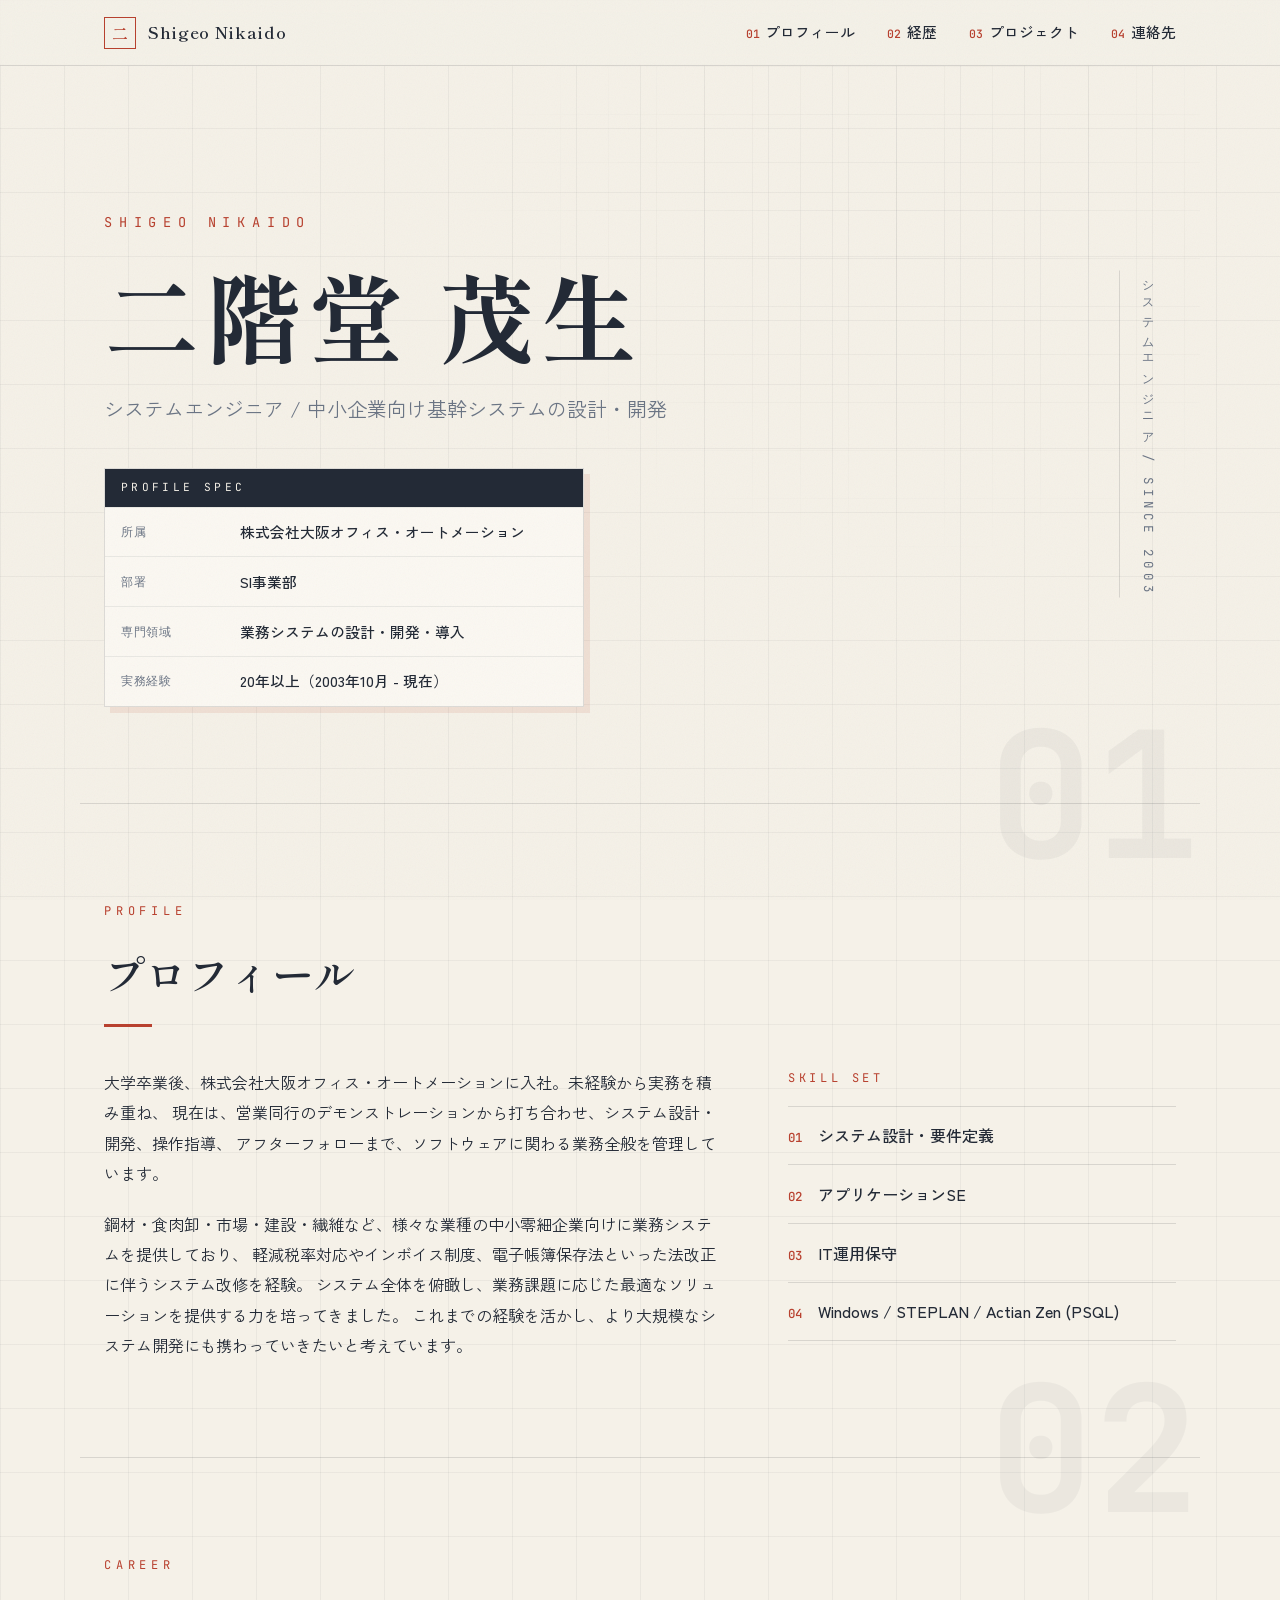
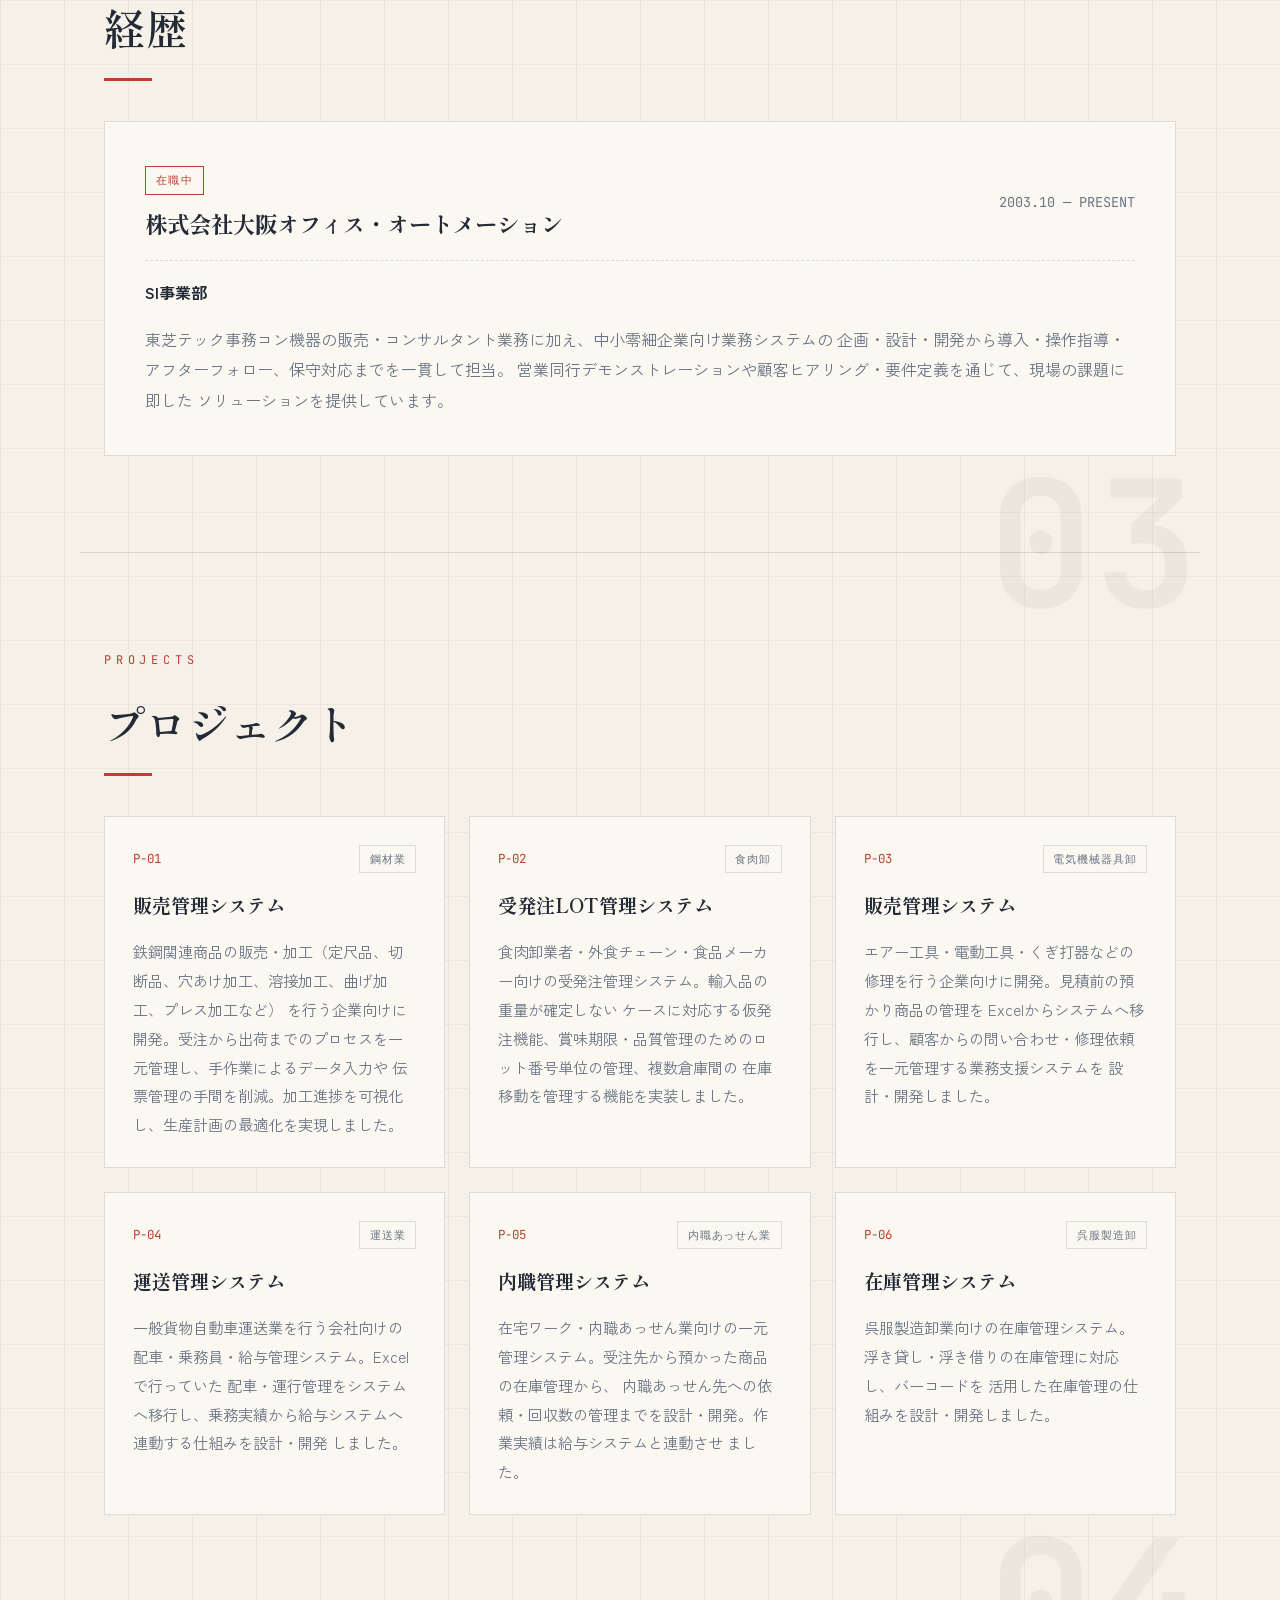
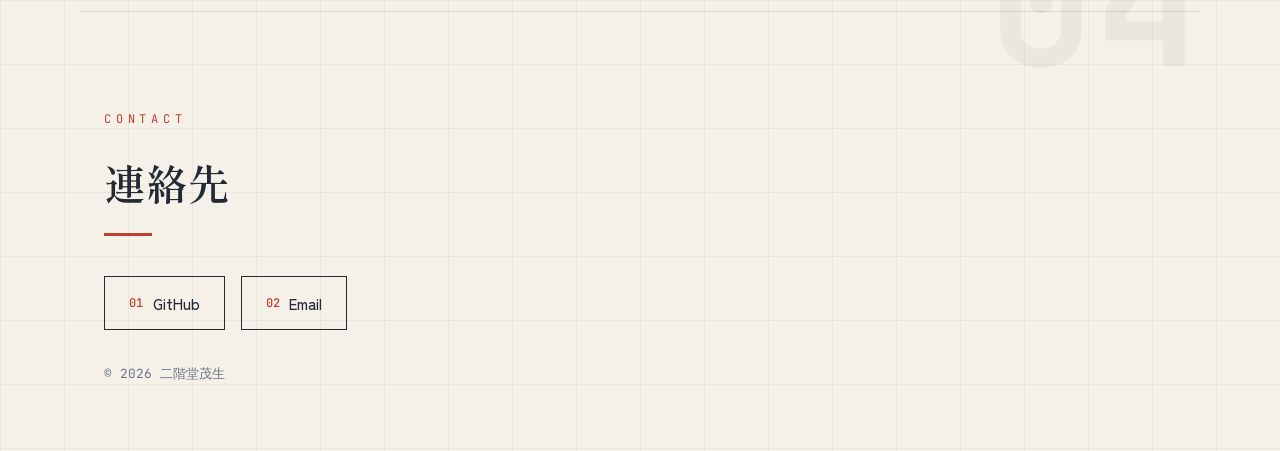
<file: index.html>
<!DOCTYPE html>
<html lang="ja">
<head>
  <meta charset="UTF-8">
  <meta name="viewport" content="width=device-width, initial-scale=1.0">
  <title>二階堂茂生 - Portfolio</title>
  <meta name="description" content="二階堂茂生のポートフォリオ。中小企業向け基幹システムの設計・開発に従事するシステムエンジニアの経歴とプロジェクト実績">
  <link rel="preconnect" href="https://fonts.googleapis.com">
  <link rel="preconnect" href="https://fonts.gstatic.com" crossorigin>
  <link href="https://fonts.googleapis.com/css2?family=Shippori+Mincho:wght@400;500;600;800&family=Zen+Kaku+Gothic+New:wght@400;500;700;900&family=JetBrains+Mono:wght@400;500;600&display=swap" rel="stylesheet">
  <link rel="stylesheet" href="css/style.css">
</head>
<body>
  <div class="grain" aria-hidden="true"></div>

  <header class="site-header">
    <nav class="nav">
      <a class="nav__brand" href="#top">
        <span class="nav__brand-mark" aria-hidden="true">二</span>
        <span class="nav__brand-text">Shigeo Nikaido</span>
      </a>
      <ul class="nav__links">
        <li><a href="#about"><span class="nav__index">01</span>プロフィール</a></li>
        <li><a href="#experience"><span class="nav__index">02</span>経歴</a></li>
        <li><a href="#projects"><span class="nav__index">03</span>プロジェクト</a></li>
        <li><a href="#contact"><span class="nav__index">04</span>連絡先</a></li>
      </ul>
    </nav>
  </header>

  <main>
    <section class="hero" id="top">
      <div class="hero__grid" aria-hidden="true"></div>
      <span class="hero__vertical-label" aria-hidden="true">システムエンジニア / SINCE 2003</span>

      <div class="hero__content">
        <p class="hero__kicker reveal" style="--delay:0">SHIGEO NIKAIDO</p>
        <h1 class="hero__name reveal" style="--delay:1">二階堂&nbsp;茂生</h1>
        <p class="hero__tagline reveal" style="--delay:2">システムエンジニア / 中小企業向け基幹システムの設計・開発</p>

        <dl class="spec-sheet reveal" style="--delay:3">
          <div class="spec-sheet__title">PROFILE SPEC</div>
          <div class="spec-sheet__row">
            <dt>所属</dt>
            <dd>株式会社大阪オフィス・オートメーション</dd>
          </div>
          <div class="spec-sheet__row">
            <dt>部署</dt>
            <dd>SI事業部</dd>
          </div>
          <div class="spec-sheet__row">
            <dt>専門領域</dt>
            <dd>業務システムの設計・開発・導入</dd>
          </div>
          <div class="spec-sheet__row">
            <dt>実務経験</dt>
            <dd>20年以上（2003年10月 - 現在）</dd>
          </div>
        </dl>
      </div>

      <!-- div class="hanko" aria-hidden="true">
        <span>確<br>認<br>済</span>
      </div -->
      
    </section>

    <section id="about">
      <span class="section-number" aria-hidden="true">01</span>
      <div class="section-head reveal">
        <p class="section-head__kicker">Profile</p>
        <h2>プロフィール</h2>
      </div>

      <div class="about-grid">
        <div class="about-text reveal" style="--delay:1">
          <p>
            大学卒業後、株式会社大阪オフィス・オートメーションに入社。未経験から実務を積み重ね、
            現在は、営業同行のデモンストレーションから打ち合わせ、システム設計・開発、操作指導、
            アフターフォローまで、ソフトウェアに関わる業務全般を管理しています。
          </p>
          <p>
            鋼材・食肉卸・市場・建設・繊維など、様々な業種の中小零細企業向けに業務システムを提供しており、
            軽減税率対応やインボイス制度、電子帳簿保存法といった法改正に伴うシステム改修を経験。
            システム全体を俯瞰し、業務課題に応じた最適なソリューションを提供する力を培ってきました。
            これまでの経験を活かし、より大規模なシステム開発にも携わっていきたいと考えています。
          </p>
        </div>

        <div class="about-skills reveal" style="--delay:2">
          <p class="about-skills__label">Skill Set</p>
          <ul class="skills">
            <li><span class="skills__index">01</span>システム設計・要件定義</li>
            <li><span class="skills__index">02</span>アプリケーションSE</li>
            <li><span class="skills__index">03</span>IT運用保守</li>
            <li><span class="skills__index">04</span>Windows / STEPLAN / Actian Zen (PSQL)</li>
          </ul>
        </div>
      </div>
    </section>

    <section id="experience">
      <span class="section-number" aria-hidden="true">02</span>
      <div class="section-head reveal">
        <p class="section-head__kicker">Career</p>
        <h2>経歴</h2>
      </div>

      <div class="experience-item reveal" style="--delay:1">
        <div class="experience-item__header">
          <div>
            <span class="experience-item__tag">在職中</span>
            <h3>株式会社大阪オフィス・オートメーション</h3>
          </div>
          <span class="experience-item__period">2003.10 — PRESENT</span>
        </div>
        <p class="experience-item__role">SI事業部</p>
        <p>
          東芝テック事務コン機器の販売・コンサルタント業務に加え、中小零細企業向け業務システムの
          企画・設計・開発から導入・操作指導・アフターフォロー、保守対応までを一貫して担当。
          営業同行デモンストレーションや顧客ヒアリング・要件定義を通じて、現場の課題に即した
          ソリューションを提供しています。
        </p>
      </div>
    </section>

    <section id="projects">
      <span class="section-number" aria-hidden="true">03</span>
      <div class="section-head reveal">
        <p class="section-head__kicker">Projects</p>
        <h2>プロジェクト</h2>
      </div>

      <div class="projects-grid">
        <article class="project-card reveal" style="--delay:1">
          <span class="project-card__corner project-card__corner--tl" aria-hidden="true"></span>
          <span class="project-card__corner project-card__corner--tr" aria-hidden="true"></span>
          <span class="project-card__corner project-card__corner--bl" aria-hidden="true"></span>
          <span class="project-card__corner project-card__corner--br" aria-hidden="true"></span>
          <div class="project-card__head">
            <span class="project-card__index">P-01</span>
            <span class="project-card__tag">鋼材業</span>
          </div>
          <h3>販売管理システム</h3>
          <p>
            鉄鋼関連商品の販売・加工（定尺品、切断品、穴あけ加工、溶接加工、曲げ加工、プレス加工など）
            を行う企業向けに開発。受注から出荷までのプロセスを一元管理し、手作業によるデータ入力や
            伝票管理の手間を削減。加工進捗を可視化し、生産計画の最適化を実現しました。
          </p>
        </article>

        <article class="project-card reveal" style="--delay:2">
          <span class="project-card__corner project-card__corner--tl" aria-hidden="true"></span>
          <span class="project-card__corner project-card__corner--tr" aria-hidden="true"></span>
          <span class="project-card__corner project-card__corner--bl" aria-hidden="true"></span>
          <span class="project-card__corner project-card__corner--br" aria-hidden="true"></span>
          <div class="project-card__head">
            <span class="project-card__index">P-02</span>
            <span class="project-card__tag">食肉卸</span>
          </div>
          <h3>受発注LOT管理システム</h3>
          <p>
            食肉卸業者・外食チェーン・食品メーカー向けの受発注管理システム。輸入品の重量が確定しない
            ケースに対応する仮発注機能、賞味期限・品質管理のためのロット番号単位の管理、複数倉庫間の
            在庫移動を管理する機能を実装しました。
          </p>
        </article>

        <article class="project-card reveal" style="--delay:3">
          <span class="project-card__corner project-card__corner--tl" aria-hidden="true"></span>
          <span class="project-card__corner project-card__corner--tr" aria-hidden="true"></span>
          <span class="project-card__corner project-card__corner--bl" aria-hidden="true"></span>
          <span class="project-card__corner project-card__corner--br" aria-hidden="true"></span>
          <div class="project-card__head">
            <span class="project-card__index">P-03</span>
            <span class="project-card__tag">電気機械器具卸</span>
          </div>
          <h3>販売管理システム</h3>
          <p>
            エアー工具・電動工具・くぎ打器などの修理を行う企業向けに開発。見積前の預かり商品の管理を
            Excelからシステムへ移行し、顧客からの問い合わせ・修理依頼を一元管理する業務支援システムを
            設計・開発しました。
          </p>
        </article>

        <article class="project-card reveal" style="--delay:4">
          <span class="project-card__corner project-card__corner--tl" aria-hidden="true"></span>
          <span class="project-card__corner project-card__corner--tr" aria-hidden="true"></span>
          <span class="project-card__corner project-card__corner--bl" aria-hidden="true"></span>
          <span class="project-card__corner project-card__corner--br" aria-hidden="true"></span>
          <div class="project-card__head">
            <span class="project-card__index">P-04</span>
            <span class="project-card__tag">運送業</span>
          </div>
          <h3>運送管理システム</h3>
          <p>
            一般貨物自動車運送業を行う会社向けの配車・乗務員・給与管理システム。Excelで行っていた
            配車・運行管理をシステムへ移行し、乗務実績から給与システムへ連動する仕組みを設計・開発
            しました。
          </p>
        </article>

        <article class="project-card reveal" style="--delay:5">
          <span class="project-card__corner project-card__corner--tl" aria-hidden="true"></span>
          <span class="project-card__corner project-card__corner--tr" aria-hidden="true"></span>
          <span class="project-card__corner project-card__corner--bl" aria-hidden="true"></span>
          <span class="project-card__corner project-card__corner--br" aria-hidden="true"></span>
          <div class="project-card__head">
            <span class="project-card__index">P-05</span>
            <span class="project-card__tag">内職あっせん業</span>
          </div>
          <h3>内職管理システム</h3>
          <p>
            在宅ワーク・内職あっせん業向けの一元管理システム。受注先から預かった商品の在庫管理から、
            内職あっせん先への依頼・回収数の管理までを設計・開発。作業実績は給与システムと連動させ
            ました。
          </p>
        </article>

        <article class="project-card reveal" style="--delay:6">
          <span class="project-card__corner project-card__corner--tl" aria-hidden="true"></span>
          <span class="project-card__corner project-card__corner--tr" aria-hidden="true"></span>
          <span class="project-card__corner project-card__corner--bl" aria-hidden="true"></span>
          <span class="project-card__corner project-card__corner--br" aria-hidden="true"></span>
          <div class="project-card__head">
            <span class="project-card__index">P-06</span>
            <span class="project-card__tag">呉服製造卸</span>
          </div>
          <h3>在庫管理システム</h3>
          <p>
            呉服製造卸業向けの在庫管理システム。浮き貸し・浮き借りの在庫管理に対応し、バーコードを
            活用した在庫管理の仕組みを設計・開発しました。
          </p>
        </article>
      </div>
    </section>
  </main>

  <footer id="contact">
    <span class="section-number" aria-hidden="true">04</span>
    <div class="section-head reveal">
      <p class="section-head__kicker">Contact</p>
      <h2>連絡先</h2>
    </div>

    <div class="footer__content reveal" style="--delay:1">
      <div class="footer__links">
        <a class="footer__link" href="https://github.com/s-nikaido" target="_blank" rel="noopener">
          <span class="footer__link-index">01</span>GitHub
        </a>
        <a class="footer__link" href="mailto:nikaido1978@gmail.com">
          <span class="footer__link-index">02</span>Email
        </a>
      </div>
      <p class="footer__copy">
        <span>&copy; 2026 二階堂茂生</span>
        <!--span class="footer__stamp" aria-hidden="true">了</span-->
      </p>
    </div>
  </footer>

  <script src="js/main.js"></script>
</body>
</html>
</file>
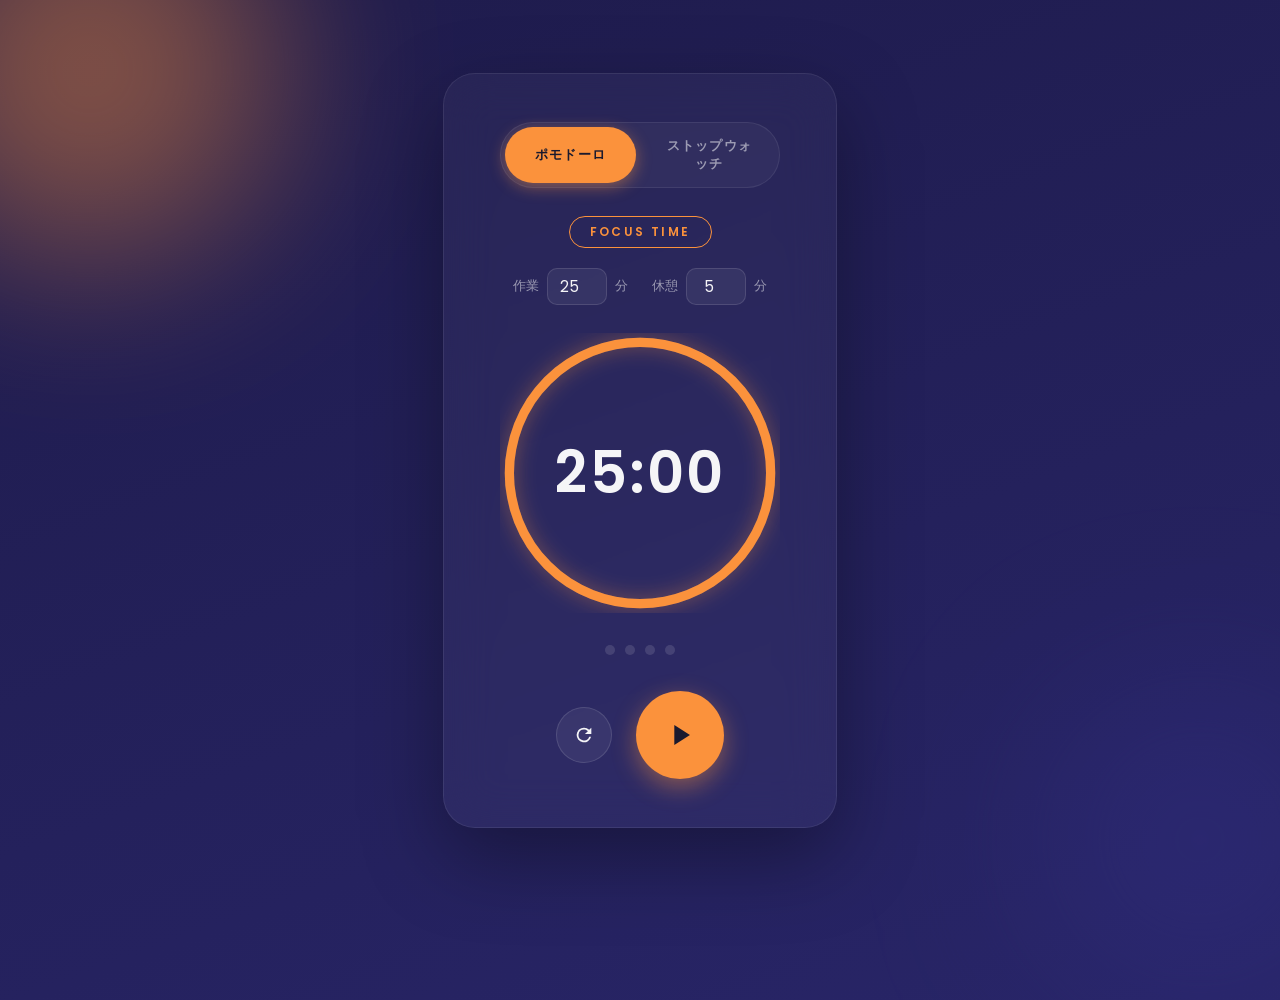
<file: pomodoro.html>
<!DOCTYPE html>
<html lang="ja">
<head>
<meta charset="UTF-8">
<meta name="viewport" content="width=device-width, initial-scale=1.0">
<title>ポモドーロタイマー</title>
<link rel="preconnect" href="https://fonts.googleapis.com">
<link rel="preconnect" href="https://fonts.gstatic.com" crossorigin>
<link href="https://fonts.googleapis.com/css2?family=Poppins:wght@300;500;600;700&display=swap" rel="stylesheet">
<style>
  :root {
    --accent: #fb923c;
    --accent-glow: rgba(251, 146, 60, 0.45);
    --bg-a: #1e1b4b;
    --bg-b: #312e81;
    --text-main: #f5f5f7;
    --text-sub: rgba(245, 245, 247, 0.55);
  }

  body.break-mode {
    --accent: #34d399;
    --accent-glow: rgba(52, 211, 153, 0.45);
    --bg-a: #022c22;
    --bg-b: #064e3b;
  }

  body.stopwatch-mode {
    --accent: #38bdf8;
    --accent-glow: rgba(56, 189, 248, 0.45);
    --bg-a: #0c1a2e;
    --bg-b: #1e3a5f;
  }

  * {
    margin: 0;
    padding: 0;
    box-sizing: border-box;
  }

  body {
    min-height: 100vh;
    display: flex;
    align-items: center;
    justify-content: center;
    font-family: 'Poppins', 'Hiragino Kaku Gothic ProN', 'Hiragino Sans', Meiryo, sans-serif;
    color: var(--text-main);
    background: linear-gradient(160deg, var(--bg-a), var(--bg-b));
    background-size: 200% 200%;
    animation: bg-shift 18s ease-in-out infinite alternate;
    transition: background 1.2s ease;
    position: relative;
    overflow: hidden;
  }

  @keyframes bg-shift {
    0%   { background-position: 0% 0%; }
    100% { background-position: 100% 100%; }
  }

  .orb {
    position: absolute;
    border-radius: 50%;
    filter: blur(90px);
    opacity: 0.45;
    pointer-events: none;
    transition: background 1.2s ease;
  }

  .orb-1 {
    width: 380px;
    height: 380px;
    background: var(--accent);
    top: -120px;
    left: -100px;
    animation: float1 22s ease-in-out infinite alternate;
  }

  .orb-2 {
    width: 320px;
    height: 320px;
    background: var(--bg-b);
    bottom: -100px;
    right: -80px;
    animation: float2 26s ease-in-out infinite alternate;
  }

  @keyframes float1 {
    from { transform: translate(0, 0) scale(1); }
    to   { transform: translate(60px, 40px) scale(1.15); }
  }

  @keyframes float2 {
    from { transform: translate(0, 0) scale(1); }
    to   { transform: translate(-50px, -30px) scale(1.1); }
  }

  .card {
    position: relative;
    z-index: 1;
    background: rgba(255, 255, 255, 0.04);
    border: 1px solid rgba(255, 255, 255, 0.08);
    border-radius: 32px;
    padding: 48px 56px;
    text-align: center;
    backdrop-filter: blur(24px);
    box-shadow: 0 30px 80px rgba(0, 0, 0, 0.35);
  }

  .mode-badge {
    display: inline-block;
    padding: 6px 20px;
    border-radius: 999px;
    font-size: 0.75rem;
    font-weight: 600;
    letter-spacing: 0.2em;
    text-transform: uppercase;
    color: var(--accent);
    border: 1px solid var(--accent);
    margin-bottom: 20px;
    transition: color 1s ease, border-color 1s ease;
  }

  .tabs {
    display: flex;
    justify-content: center;
    gap: 8px;
    margin-bottom: 28px;
    padding: 4px;
    background: rgba(255, 255, 255, 0.04);
    border: 1px solid rgba(255, 255, 255, 0.08);
    border-radius: 999px;
  }

  .tab-btn {
    flex: 1;
    border: none;
    background: transparent;
    color: var(--text-sub);
    font-family: inherit;
    font-size: 0.8rem;
    font-weight: 600;
    letter-spacing: 0.08em;
    padding: 10px 18px;
    border-radius: 999px;
    cursor: pointer;
    transition: background 0.3s ease, color 0.3s ease, box-shadow 0.3s ease;
  }

  .tab-btn:hover {
    color: var(--text-main);
  }

  .tab-btn.active {
    background: var(--accent);
    color: #1a1a2e;
    box-shadow: 0 4px 16px var(--accent-glow);
  }

  .view {
    animation: view-fade 0.35s ease;
  }

  @keyframes view-fade {
    from { opacity: 0; transform: translateY(6px); }
    to   { opacity: 1; transform: translateY(0); }
  }

  .settings {
    display: flex;
    justify-content: center;
    gap: 24px;
    margin-bottom: 28px;
  }

  .setting {
    display: flex;
    align-items: center;
    gap: 8px;
    font-size: 0.8rem;
    color: var(--text-sub);
  }

  .setting input {
    width: 60px;
    padding: 6px 8px;
    border-radius: 10px;
    border: 1px solid rgba(255, 255, 255, 0.12);
    background: rgba(255, 255, 255, 0.06);
    color: var(--text-main);
    font-family: inherit;
    font-size: 0.95rem;
    font-variant-numeric: tabular-nums;
    text-align: center;
    transition: border-color 0.3s ease, opacity 0.3s ease;
  }

  .setting input:focus {
    outline: none;
    border-color: var(--accent);
  }

  .setting input:disabled {
    opacity: 0.4;
    cursor: not-allowed;
  }

  .ring-wrap {
    position: relative;
    width: 280px;
    height: 280px;
    margin: 0 auto 32px;
  }

  .ring {
    width: 100%;
    height: 100%;
    transform: rotate(-90deg);
  }

  .ring-track {
    fill: none;
    stroke: rgba(255, 255, 255, 0.08);
    stroke-width: 10;
  }

  .ring-progress {
    fill: none;
    stroke: var(--accent);
    stroke-width: 10;
    stroke-linecap: round;
    transition: stroke-dashoffset 1s linear, stroke 1s ease;
    filter: drop-shadow(0 0 10px var(--accent-glow));
  }

  @keyframes pulse-glow {
    0%, 100% { filter: drop-shadow(0 0 10px var(--accent-glow)); }
    50%      { filter: drop-shadow(0 0 22px var(--accent-glow)); }
  }

  .ring-wrap.is-running .ring-progress {
    animation: pulse-glow 2.6s ease-in-out infinite;
  }

  .time-display {
    position: absolute;
    inset: 0;
    display: flex;
    align-items: center;
    justify-content: center;
    font-size: 3.6rem;
    font-weight: 600;
    letter-spacing: 0.04em;
    font-variant-numeric: tabular-nums;
  }

  .time-display--compact {
    font-size: 3rem;
    letter-spacing: 0.02em;
  }

  .laps {
    max-height: 132px;
    overflow-y: auto;
    margin-bottom: 28px;
    border-radius: 14px;
  }

  .laps:empty {
    display: none;
  }

  .lap-item {
    display: flex;
    justify-content: space-between;
    gap: 16px;
    padding: 10px 16px;
    font-size: 0.8rem;
    font-variant-numeric: tabular-nums;
    color: var(--text-sub);
    border-bottom: 1px solid rgba(255, 255, 255, 0.06);
  }

  .lap-item:first-child {
    color: var(--text-main);
  }

  .lap-item:last-child {
    border-bottom: none;
  }

  .lap-item .lap-number {
    font-weight: 600;
    color: var(--accent);
  }

  .session-dots {
    display: flex;
    justify-content: center;
    gap: 10px;
    margin-bottom: 36px;
  }

  .session-dots .dot {
    width: 10px;
    height: 10px;
    border-radius: 50%;
    background: rgba(255, 255, 255, 0.12);
    transition: background 0.4s ease, box-shadow 0.4s ease;
  }

  .session-dots .dot.filled {
    background: var(--accent);
    box-shadow: 0 0 10px var(--accent-glow);
  }

  .controls {
    display: flex;
    align-items: center;
    justify-content: center;
    gap: 24px;
  }

  .btn {
    border: none;
    border-radius: 50%;
    display: flex;
    align-items: center;
    justify-content: center;
    cursor: pointer;
    transition: transform 0.15s ease, background 0.3s ease, box-shadow 0.3s ease, color 1s ease;
  }

  .btn:active {
    transform: scale(0.92);
  }

  .btn-primary {
    width: 88px;
    height: 88px;
    background: var(--accent);
    color: #1a1a2e;
    box-shadow: 0 8px 24px var(--accent-glow);
  }

  .btn-primary:hover {
    transform: scale(1.05);
  }

  .btn-primary svg {
    width: 34px;
    height: 34px;
  }

  .btn-primary svg.icon-hidden {
    display: none;
  }

  .btn-ghost {
    width: 56px;
    height: 56px;
    background: rgba(255, 255, 255, 0.06);
    border: 1px solid rgba(255, 255, 255, 0.12);
    color: var(--text-main);
  }

  .btn-ghost:hover {
    background: rgba(255, 255, 255, 0.12);
  }

  .btn-ghost:disabled {
    opacity: 0.3;
    cursor: not-allowed;
  }

  .btn-ghost:disabled:hover {
    background: rgba(255, 255, 255, 0.06);
  }

  .btn-ghost svg {
    width: 22px;
    height: 22px;
  }

  @media (max-width: 480px) {
    .card {
      padding: 36px 28px;
    }
    .ring-wrap {
      width: 220px;
      height: 220px;
    }
    .time-display {
      font-size: 2.8rem;
    }
    .time-display--compact {
      font-size: 2.4rem;
    }
    .tab-btn {
      font-size: 0.72rem;
      padding: 10px 12px;
    }
  }
</style>
</head>
<body>
  <div class="orb orb-1"></div>
  <div class="orb orb-2"></div>

  <main class="card">
    <div class="tabs" role="tablist">
      <button class="tab-btn active" id="tabPomodoroBtn" data-view="pomodoro" role="tab" aria-selected="true">ポモドーロ</button>
      <button class="tab-btn" id="tabStopwatchBtn" data-view="stopwatch" role="tab" aria-selected="false">ストップウォッチ</button>
    </div>

    <section class="view" id="pomodoroView">
      <p class="mode-badge" id="modeLabel">Focus Time</p>

      <div class="settings">
        <label class="setting">
          作業
          <input type="number" id="focusInput" min="1" max="180" step="1" value="25" inputmode="numeric">
          分
        </label>
        <label class="setting">
          休憩
          <input type="number" id="breakInput" min="1" max="60" step="1" value="5" inputmode="numeric">
          分
        </label>
      </div>

      <div class="ring-wrap" id="ringWrap">
        <svg class="ring" viewBox="0 0 300 300">
          <circle class="ring-track" cx="150" cy="150" r="140"></circle>
          <circle class="ring-progress" id="ringProgress" cx="150" cy="150" r="140"></circle>
        </svg>
        <div class="time-display" id="timeDisplay">25:00</div>
      </div>

      <div class="session-dots" id="sessionDots"></div>

      <div class="controls">
        <button class="btn btn-ghost" id="resetBtn" aria-label="リセット" title="リセット">
          <svg viewBox="0 0 24 24" fill="currentColor">
            <path d="M17.65 6.35A7.95 7.95 0 0 0 12 4a8 8 0 1 0 7.74 10h-2.08A6 6 0 1 1 12 6c1.66 0 3.14.69 4.22 1.78L13 11h7V4z"/>
          </svg>
        </button>

        <button class="btn btn-primary" id="toggleBtn" aria-label="開始" title="開始">
          <svg id="iconPlay" viewBox="0 0 24 24" fill="currentColor">
            <path d="M8 5v14l11-7z"/>
          </svg>
          <svg id="iconPause" viewBox="0 0 24 24" fill="currentColor" class="icon-hidden">
            <path d="M6 5h4v14H6zM14 5h4v14h-4z"/>
          </svg>
        </button>
      </div>
    </section>

    <section class="view" id="stopwatchView" hidden>
      <p class="mode-badge">Stopwatch</p>

      <div class="ring-wrap" id="swRingWrap">
        <svg class="ring" viewBox="0 0 300 300">
          <circle class="ring-track" cx="150" cy="150" r="140"></circle>
          <circle class="ring-progress" id="swRingProgress" cx="150" cy="150" r="140"></circle>
        </svg>
        <div class="time-display time-display--compact" id="swTimeDisplay">00:00.00</div>
      </div>

      <div class="laps" id="swLaps"></div>

      <div class="controls">
        <button class="btn btn-ghost" id="swResetBtn" aria-label="リセット" title="リセット">
          <svg viewBox="0 0 24 24" fill="currentColor">
            <path d="M17.65 6.35A7.95 7.95 0 0 0 12 4a8 8 0 1 0 7.74 10h-2.08A6 6 0 1 1 12 6c1.66 0 3.14.69 4.22 1.78L13 11h7V4z"/>
          </svg>
        </button>

        <button class="btn btn-primary" id="swToggleBtn" aria-label="開始" title="開始">
          <svg id="swIconPlay" viewBox="0 0 24 24" fill="currentColor">
            <path d="M8 5v14l11-7z"/>
          </svg>
          <svg id="swIconPause" viewBox="0 0 24 24" fill="currentColor" class="icon-hidden">
            <path d="M6 5h4v14H6zM14 5h4v14h-4z"/>
          </svg>
        </button>

        <button class="btn btn-ghost" id="swLapBtn" aria-label="ラップ" title="ラップ" disabled>
          <svg viewBox="0 0 24 24" fill="currentColor">
            <path d="M14 6l-1-2H5v17h2v-7h5l1 2h7V6z"/>
          </svg>
        </button>
      </div>
    </section>
  </main>

<script>
  let FOCUS_DURATION = 25 * 60;
  let BREAK_DURATION = 5 * 60;
  const MAX_SESSIONS = 4;
  const RADIUS = 140;
  const CIRCUMFERENCE = 2 * Math.PI * RADIUS;

  let totalDuration = FOCUS_DURATION;
  let remainingSeconds = FOCUS_DURATION;
  let isBreak = false;
  let isRunning = false;
  let timerId = null;
  let completedSessions = 0;

  const timeDisplay = document.getElementById('timeDisplay');
  const modeLabel = document.getElementById('modeLabel');
  const ringWrap = document.getElementById('ringWrap');
  const ringProgress = document.getElementById('ringProgress');
  const sessionDots = document.getElementById('sessionDots');
  const toggleBtn = document.getElementById('toggleBtn');
  const resetBtn = document.getElementById('resetBtn');
  const iconPlay = document.getElementById('iconPlay');
  const iconPause = document.getElementById('iconPause');
  const focusInput = document.getElementById('focusInput');
  const breakInput = document.getElementById('breakInput');

  let activeView = 'pomodoro';
  const tabBtns = document.querySelectorAll('.tab-btn');
  const pomodoroView = document.getElementById('pomodoroView');
  const stopwatchView = document.getElementById('stopwatchView');

  ringProgress.style.strokeDasharray = `${CIRCUMFERENCE}`;

  function formatTime(totalSeconds) {
    const minutes = Math.floor(totalSeconds / 60);
    const seconds = totalSeconds % 60;
    return `${String(minutes).padStart(2, '0')}:${String(seconds).padStart(2, '0')}`;
  }

  function renderSessionDots() {
    sessionDots.innerHTML = '';
    const filled = completedSessions % MAX_SESSIONS;
    for (let i = 0; i < MAX_SESSIONS; i++) {
      const dot = document.createElement('span');
      dot.className = 'dot' + (i < filled ? ' filled' : '');
      sessionDots.appendChild(dot);
    }
  }

  function updateRing() {
    const fraction = remainingSeconds / totalDuration;
    ringProgress.style.strokeDashoffset = `${CIRCUMFERENCE * (1 - fraction)}`;
  }

  function applyTheme() {
    document.body.classList.remove('break-mode', 'stopwatch-mode');
    if (activeView === 'stopwatch') {
      document.body.classList.add('stopwatch-mode');
    } else if (isBreak) {
      document.body.classList.add('break-mode');
    }
  }

  function switchView(view) {
    activeView = view;
    pomodoroView.hidden = view !== 'pomodoro';
    stopwatchView.hidden = view !== 'stopwatch';
    tabBtns.forEach((btn) => {
      const isActive = btn.dataset.view === view;
      btn.classList.toggle('active', isActive);
      btn.setAttribute('aria-selected', String(isActive));
    });
    applyTheme();
  }

  function updateDisplay() {
    timeDisplay.textContent = formatTime(remainingSeconds);
    modeLabel.textContent = isBreak ? 'Break Time' : 'Focus Time';
    applyTheme();
    updateRing();
  }

  function playChime() {
    // 終了時に「ピンポーン」のような落ち着いた二音チャイムを鳴らす
    const ctx = new (window.AudioContext || window.webkitAudioContext)();
    [880, 660].forEach((freq, i) => {
      const osc = ctx.createOscillator();
      const gain = ctx.createGain();
      osc.connect(gain);
      gain.connect(ctx.destination);
      osc.type = 'sine';
      osc.frequency.value = freq;
      const start = ctx.currentTime + i * 0.3;
      gain.gain.setValueAtTime(0.0001, start);
      gain.gain.exponentialRampToValueAtTime(0.3, start + 0.02);
      gain.gain.exponentialRampToValueAtTime(0.0001, start + 1.2);
      osc.start(start);
      osc.stop(start + 1.2);
    });
  }

  function tick() {
    if (remainingSeconds > 0) {
      remainingSeconds--;
    }

    if (remainingSeconds === 0) {
      if (!isBreak) {
        completedSessions++;
        renderSessionDots();
        playChime();
      }
      isBreak = !isBreak;
      totalDuration = isBreak ? BREAK_DURATION : FOCUS_DURATION;
      remainingSeconds = totalDuration;
    }

    updateDisplay();
  }

  function setRunning(running) {
    isRunning = running;
    ringWrap.classList.toggle('is-running', running);
    iconPlay.classList.toggle('icon-hidden', running);
    iconPause.classList.toggle('icon-hidden', !running);
    toggleBtn.setAttribute('aria-label', running ? '一時停止' : '開始');
    toggleBtn.setAttribute('title', running ? '一時停止' : '開始');
    focusInput.disabled = running;
    breakInput.disabled = running;
  }

  function clampMinutes(value, min, max) {
    let minutes = parseInt(value, 10);
    if (Number.isNaN(minutes)) minutes = min;
    return Math.min(Math.max(minutes, min), max);
  }

  function applyFocusDuration() {
    const minutes = clampMinutes(focusInput.value, 1, 180);
    focusInput.value = minutes;
    FOCUS_DURATION = minutes * 60;
    if (!isBreak) {
      totalDuration = FOCUS_DURATION;
      remainingSeconds = FOCUS_DURATION;
      updateDisplay();
    }
  }

  function applyBreakDuration() {
    const minutes = clampMinutes(breakInput.value, 1, 60);
    breakInput.value = minutes;
    BREAK_DURATION = minutes * 60;
    if (isBreak) {
      totalDuration = BREAK_DURATION;
      remainingSeconds = BREAK_DURATION;
      updateDisplay();
    }
  }

  function startTimer() {
    if (timerId !== null) return;
    timerId = setInterval(tick, 1000);
    setRunning(true);
  }

  function stopTimer() {
    clearInterval(timerId);
    timerId = null;
    setRunning(false);
  }

  function toggleTimer() {
    if (isRunning) {
      stopTimer();
    } else {
      startTimer();
    }
  }

  function resetTimer() {
    stopTimer();
    isBreak = false;
    totalDuration = FOCUS_DURATION;
    remainingSeconds = FOCUS_DURATION;
    completedSessions = 0;
    renderSessionDots();
    updateDisplay();
  }

  toggleBtn.addEventListener('click', toggleTimer);
  resetBtn.addEventListener('click', resetTimer);
  focusInput.addEventListener('change', applyFocusDuration);
  breakInput.addEventListener('change', applyBreakDuration);
  tabBtns.forEach((btn) => {
    btn.addEventListener('click', () => switchView(btn.dataset.view));
  });

  renderSessionDots();
  updateDisplay();

  // --- ストップウォッチ ---
  const swRingWrap = document.getElementById('swRingWrap');
  const swRingProgress = document.getElementById('swRingProgress');
  const swTimeDisplay = document.getElementById('swTimeDisplay');
  const swLaps = document.getElementById('swLaps');
  const swToggleBtn = document.getElementById('swToggleBtn');
  const swResetBtn = document.getElementById('swResetBtn');
  const swLapBtn = document.getElementById('swLapBtn');
  const swIconPlay = document.getElementById('swIconPlay');
  const swIconPause = document.getElementById('swIconPause');

  let swElapsedMs = 0;
  let swRunning = false;
  let swIntervalId = null;
  let swStartTimestamp = 0;
  let swLapCount = 0;
  let swLastLapMs = 0;

  swRingProgress.style.strokeDasharray = `${CIRCUMFERENCE}`;

  function formatStopwatchTime(ms) {
    const centiseconds = Math.floor((ms % 1000) / 10);
    const totalSeconds = Math.floor(ms / 1000);
    const seconds = totalSeconds % 60;
    const minutes = Math.floor(totalSeconds / 60);
    return `${String(minutes).padStart(2, '0')}:${String(seconds).padStart(2, '0')}.${String(centiseconds).padStart(2, '0')}`;
  }

  function updateSwRing() {
    const fraction = (swElapsedMs % 60000) / 60000;
    swRingProgress.style.strokeDashoffset = `${CIRCUMFERENCE * (1 - fraction)}`;
  }

  function updateSwDisplay() {
    swTimeDisplay.textContent = formatStopwatchTime(swElapsedMs);
    updateSwRing();
  }

  function setSwRunning(running) {
    swRunning = running;
    swRingWrap.classList.toggle('is-running', running);
    swIconPlay.classList.toggle('icon-hidden', running);
    swIconPause.classList.toggle('icon-hidden', !running);
    swToggleBtn.setAttribute('aria-label', running ? '一時停止' : '開始');
    swToggleBtn.setAttribute('title', running ? '一時停止' : '開始');
    swLapBtn.disabled = !running;
    swResetBtn.disabled = running;
  }

  function swTick() {
    swElapsedMs = Date.now() - swStartTimestamp;
    updateSwDisplay();
  }

  function startStopwatch() {
    if (swIntervalId !== null) return;
    swStartTimestamp = Date.now() - swElapsedMs;
    swIntervalId = setInterval(swTick, 10);
    setSwRunning(true);
  }

  function stopStopwatch() {
    clearInterval(swIntervalId);
    swIntervalId = null;
    setSwRunning(false);
  }

  function toggleStopwatch() {
    if (swRunning) {
      stopStopwatch();
    } else {
      startStopwatch();
    }
  }

  function resetStopwatch() {
    if (swRunning) return;
    swElapsedMs = 0;
    swLapCount = 0;
    swLastLapMs = 0;
    swLaps.innerHTML = '';
    updateSwDisplay();
  }

  function recordLap() {
    if (!swRunning) return;
    swLapCount++;
    const lapMs = swElapsedMs - swLastLapMs;
    swLastLapMs = swElapsedMs;
    const item = document.createElement('div');
    item.className = 'lap-item';
    item.innerHTML = `<span class="lap-number">Lap ${swLapCount}</span><span>${formatStopwatchTime(lapMs)}</span><span>${formatStopwatchTime(swElapsedMs)}</span>`;
    swLaps.insertBefore(item, swLaps.firstChild);
  }

  swToggleBtn.addEventListener('click', toggleStopwatch);
  swResetBtn.addEventListener('click', resetStopwatch);
  swLapBtn.addEventListener('click', recordLap);

  updateSwDisplay();
</script>
</body>
</html>
</file>
<file: css/style.css>
/* ==========================================================================
   Design Tokens
   ========================================================================== */
:root {
  --font-display: 'Shippori Mincho', serif;
  --font-body: 'Zen Kaku Gothic New', "Hiragino Sans", sans-serif;
  --font-mono: 'JetBrains Mono', monospace;

  --color-bg: #f5f1e8;
  --color-bg-panel: #fbf8f2;
  --color-ink: #232a36;
  --color-ink-soft: #6b7585;
  --color-accent: #b8412f;
  --color-accent-soft: rgba(184, 65, 47, 0.1);
  --color-border: rgba(35, 42, 54, 0.14);
  --color-border-soft: rgba(35, 42, 54, 0.08);
  --color-grid-line: rgba(35, 42, 54, 0.05);

  --max-width: 1120px;
}

/* ==========================================================================
   Reset & Base
   ========================================================================== */
* {
  box-sizing: border-box;
}

html {
  scroll-behavior: smooth;
}

body {
  margin: 0;
  font-family: var(--font-body);
  font-size: 16px;
  line-height: 1.9;
  color: var(--color-ink);
  background-color: var(--color-bg);
  background-image:
    repeating-linear-gradient(to right, var(--color-grid-line) 0 1px, transparent 1px 64px),
    repeating-linear-gradient(to bottom, var(--color-grid-line) 0 1px, transparent 1px 64px);
}

a {
  color: var(--color-accent);
  text-decoration: none;
}

/* Paper grain overlay */
.grain {
  position: fixed;
  inset: 0;
  z-index: 999;
  pointer-events: none;
  opacity: 0.05;
  mix-blend-mode: multiply;
  background-image: url("data:image/svg+xml,%3Csvg xmlns='http://www.w3.org/2000/svg' width='220' height='220'%3E%3Cfilter id='n'%3E%3CfeTurbulence type='fractalNoise' baseFrequency='0.9' numOctaves='4' stitchTiles='stitch'/%3E%3C/filter%3E%3Crect width='100%25' height='100%25' filter='url(%23n)'/%3E%3C/svg%3E");
  background-size: 220px 220px;
}

/* ==========================================================================
   Header / Nav
   ========================================================================== */
.site-header {
  position: sticky;
  top: 0;
  z-index: 100;
  background: rgba(245, 241, 232, 0.82);
  backdrop-filter: blur(8px);
  -webkit-backdrop-filter: blur(8px);
  border-bottom: 1px solid var(--color-border);
}

.nav {
  max-width: var(--max-width);
  margin: 0 auto;
  display: flex;
  align-items: center;
  justify-content: space-between;
  padding: 1rem 1.5rem;
  gap: 1rem;
}

.nav__brand {
  display: flex;
  align-items: center;
  gap: 0.75rem;
  color: var(--color-ink);
  font-family: var(--font-display);
  font-weight: 600;
  font-size: 1.05rem;
  letter-spacing: 0.04em;
}

.nav__brand-mark {
  display: flex;
  align-items: center;
  justify-content: center;
  width: 2rem;
  height: 2rem;
  flex-shrink: 0;
  border: 1.5px solid var(--color-accent);
  color: var(--color-accent);
  font-size: 1rem;
  line-height: 1;
}

.nav__links {
  display: flex;
  gap: 2rem;
  list-style: none;
  margin: 0;
  padding: 0;
}

.nav__links a {
  position: relative;
  display: inline-flex;
  align-items: baseline;
  gap: 0.4em;
  color: var(--color-ink);
  font-weight: 500;
  font-size: 0.92rem;
  padding-bottom: 0.2rem;
}

.nav__index {
  font-family: var(--font-mono);
  font-size: 0.72rem;
  color: var(--color-accent);
}

.nav__links a::after {
  content: '';
  position: absolute;
  left: 0;
  bottom: 0;
  width: 100%;
  height: 1px;
  background: var(--color-accent);
  transform: scaleX(0);
  transform-origin: right;
  transition: transform 0.3s ease;
}

.nav__links a:hover::after {
  transform: scaleX(1);
  transform-origin: left;
}

/* ==========================================================================
   Hero
   ========================================================================== */
.hero {
  position: relative;
  overflow: hidden;
  padding: clamp(5rem, 14vw, 9rem) 1.5rem clamp(4rem, 8vw, 6rem);
  border-bottom: 1px solid var(--color-border);
}

.hero__grid {
  position: absolute;
  inset: 0;
  background-image:
    repeating-linear-gradient(to right, rgba(35, 42, 54, 0.06) 0 1px, transparent 1px 48px),
    repeating-linear-gradient(to bottom, rgba(35, 42, 54, 0.06) 0 1px, transparent 1px 48px);
  -webkit-mask-image: radial-gradient(ellipse 60% 60% at 75% 25%, black 0%, transparent 70%);
  mask-image: radial-gradient(ellipse 60% 60% at 75% 25%, black 0%, transparent 70%);
}

.hero__vertical-label {
  display: none;
  position: absolute;
  top: 50%;
  right: 2.5rem;
  transform: translateY(-50%);
  writing-mode: vertical-rl;
  font-family: var(--font-mono);
  font-size: 0.78rem;
  letter-spacing: 0.4em;
  color: var(--color-ink-soft);
  border-left: 1px solid var(--color-border);
  padding-left: 1rem;
}

.hero__content {
  position: relative;
  max-width: var(--max-width);
  margin: 0 auto;
}

.hero__kicker {
  font-family: var(--font-mono);
  font-size: 0.85rem;
  letter-spacing: 0.5em;
  color: var(--color-accent);
  margin: 0 0 1.5rem;
}

.hero__name {
  font-family: var(--font-display);
  font-weight: 800;
  font-size: clamp(2.8rem, 9vw, 6rem);
  line-height: 1.15;
  margin: 0;
  letter-spacing: 0.06em;
}

.hero__tagline {
  margin: 1.25rem 0 0;
  font-size: clamp(1rem, 2vw, 1.25rem);
  color: var(--color-ink-soft);
  max-width: 36em;
}

/* Title block / spec sheet */
.spec-sheet {
  margin: 2.5rem 0 0;
  max-width: 480px;
  border: 1px solid var(--color-border);
  background: var(--color-bg-panel);
  box-shadow: 6px 6px 0 var(--color-accent-soft);
}

.spec-sheet__title {
  font-family: var(--font-mono);
  font-size: 0.7rem;
  letter-spacing: 0.3em;
  text-transform: uppercase;
  background: var(--color-ink);
  color: var(--color-bg);
  padding: 0.5rem 1rem;
}

.spec-sheet__row {
  display: grid;
  grid-template-columns: 7em 1fr;
  gap: 1rem;
  padding: 0.65rem 1rem;
  border-top: 1px solid var(--color-border-soft);
  font-size: 0.92rem;
}

.spec-sheet__row dt {
  font-family: var(--font-mono);
  font-size: 0.72rem;
  letter-spacing: 0.05em;
  color: var(--color-ink-soft);
  align-self: center;
}

.spec-sheet__row dd {
  margin: 0;
  font-weight: 500;
}

/* Hanko stamp */
.hanko {
  position: absolute;
  top: clamp(1.5rem, 8vw, 4rem);
  right: clamp(1.5rem, 6vw, 6rem);
  width: 84px;
  height: 84px;
  display: flex;
  align-items: center;
  justify-content: center;
  border: 3px double var(--color-accent);
  color: var(--color-accent);
  font-family: var(--font-display);
  font-weight: 600;
  font-size: 1.1rem;
  line-height: 1.3;
  text-align: center;
  mix-blend-mode: multiply;
  opacity: 0;
  transform: rotate(-9deg) scale(1.5);
  transition: opacity 0.8s ease, transform 0.8s cubic-bezier(0.34, 1.56, 0.64, 1);
}

.hanko.is-visible {
  opacity: 0.75;
  transform: rotate(-9deg) scale(1);
}

/* ==========================================================================
   Sections (shared)
   ========================================================================== */
section {
  position: relative;
  max-width: var(--max-width);
  margin: 0 auto;
  padding: clamp(4rem, 10vw, 6rem) 1.5rem;
  border-bottom: 1px solid var(--color-border);
}

.section-number {
  position: absolute;
  top: -0.55em;
  right: 0;
  z-index: 0;
  font-family: var(--font-mono);
  font-weight: 700;
  font-size: clamp(5rem, 16vw, 11rem);
  line-height: 1;
  color: var(--color-ink);
  opacity: 0.045;
  pointer-events: none;
  user-select: none;
}

.section-head {
  position: relative;
  z-index: 1;
}

.section-head__kicker {
  font-family: var(--font-mono);
  font-size: 0.75rem;
  letter-spacing: 0.4em;
  text-transform: uppercase;
  color: var(--color-accent);
  margin: 0 0 0.75rem;
}

section h2,
footer h2 {
  position: relative;
  font-family: var(--font-display);
  font-weight: 600;
  font-size: clamp(1.8rem, 4vw, 2.6rem);
  margin: 0;
  padding-bottom: 0.85rem;
}

section h2::after,
footer h2::after {
  content: '';
  position: absolute;
  left: 0;
  bottom: 0;
  width: 3rem;
  height: 3px;
  background: var(--color-accent);
}

/* ==========================================================================
   About
   ========================================================================== */
.about-grid {
  position: relative;
  z-index: 1;
  display: grid;
  grid-template-columns: 1.6fr 1fr;
  gap: clamp(2rem, 5vw, 5rem);
  margin-top: 2.5rem;
}

.about-text p {
  margin: 0 0 1.25rem;
}

.about-text p:last-child {
  margin-bottom: 0;
}

.about-skills__label {
  font-family: var(--font-mono);
  font-size: 0.75rem;
  letter-spacing: 0.3em;
  text-transform: uppercase;
  color: var(--color-accent);
  margin: 0 0 1rem;
}

.skills {
  list-style: none;
  margin: 0;
  padding: 0;
  border-top: 1px solid var(--color-border);
}

.skills li {
  display: flex;
  align-items: baseline;
  gap: 1rem;
  padding: 0.85rem 0;
  border-bottom: 1px solid var(--color-border);
  font-weight: 500;
}

.skills__index {
  font-family: var(--font-mono);
  font-size: 0.78rem;
  color: var(--color-accent);
}

/* ==========================================================================
   Experience
   ========================================================================== */
.experience-item {
  position: relative;
  z-index: 1;
  margin-top: 2.5rem;
  padding: clamp(1.5rem, 4vw, 2.5rem);
  border: 1px solid var(--color-border);
  background: var(--color-bg-panel);
}

.experience-item__header {
  display: flex;
  flex-wrap: wrap;
  align-items: flex-start;
  justify-content: space-between;
  gap: 1rem;
  margin-bottom: 1rem;
  padding-bottom: 1rem;
  border-bottom: 1px dashed var(--color-border);
}

.experience-item__header h3 {
  font-family: var(--font-display);
  font-size: 1.4rem;
  margin: 0.4rem 0 0;
}

.experience-item__tag {
  display: inline-block;
  font-family: var(--font-mono);
  font-size: 0.7rem;
  letter-spacing: 0.15em;
  color: var(--color-accent);
  border: 1px solid var(--color-accent);
  padding: 0.2rem 0.6rem;
}

.experience-item__period {
  font-family: var(--font-mono);
  font-size: 0.85rem;
  color: var(--color-ink-soft);
  white-space: nowrap;
  align-self: center;
}

.experience-item__role {
  font-weight: 700;
  margin: 0 0 0.75rem;
}

.experience-item p:last-child {
  margin-bottom: 0;
  color: var(--color-ink-soft);
}

/* ==========================================================================
   Projects
   ========================================================================== */
.projects-grid {
  position: relative;
  z-index: 1;
  margin-top: 2.5rem;
  display: grid;
  grid-template-columns: repeat(auto-fit, minmax(280px, 1fr));
  gap: 1.5rem;
}

.project-card {
  position: relative;
  display: flex;
  flex-direction: column;
  gap: 0.85rem;
  padding: 1.75rem;
  background: var(--color-bg-panel);
  border: 1px solid var(--color-border);
  transition: transform 0.35s ease, box-shadow 0.35s ease, border-color 0.35s ease;
}

.project-card:hover {
  transform: translateY(-6px);
  box-shadow: 8px 8px 0 var(--color-accent-soft);
  border-color: var(--color-ink);
}

.project-card__corner {
  position: absolute;
  width: 16px;
  height: 16px;
  border-color: var(--color-accent);
  opacity: 0;
  transition: top 0.3s ease, right 0.3s ease, bottom 0.3s ease, left 0.3s ease, opacity 0.3s ease;
}

.project-card__corner--tl {
  top: 8px;
  left: 8px;
  border-top: 2px solid;
  border-left: 2px solid;
}

.project-card__corner--tr {
  top: 8px;
  right: 8px;
  border-top: 2px solid;
  border-right: 2px solid;
}

.project-card__corner--bl {
  bottom: 8px;
  left: 8px;
  border-bottom: 2px solid;
  border-left: 2px solid;
}

.project-card__corner--br {
  bottom: 8px;
  right: 8px;
  border-bottom: 2px solid;
  border-right: 2px solid;
}

.project-card:hover .project-card__corner {
  opacity: 1;
}

.project-card:hover .project-card__corner--tl {
  top: 4px;
  left: 4px;
}

.project-card:hover .project-card__corner--tr {
  top: 4px;
  right: 4px;
}

.project-card:hover .project-card__corner--bl {
  bottom: 4px;
  left: 4px;
}

.project-card:hover .project-card__corner--br {
  bottom: 4px;
  right: 4px;
}

.project-card__head {
  display: flex;
  align-items: center;
  justify-content: space-between;
  gap: 1rem;
}

.project-card__index {
  font-family: var(--font-mono);
  font-size: 0.78rem;
  color: var(--color-accent);
}

.project-card__tag {
  font-family: var(--font-mono);
  font-size: 0.7rem;
  letter-spacing: 0.08em;
  color: var(--color-ink-soft);
  border: 1px solid var(--color-border);
  padding: 0.15rem 0.6rem;
  white-space: nowrap;
}

.project-card h3 {
  font-family: var(--font-display);
  font-size: 1.2rem;
  margin: 0;
}

.project-card p {
  margin: 0;
  font-size: 0.95rem;
  color: var(--color-ink-soft);
  flex-grow: 1;
}

/* ==========================================================================
   Footer / Contact
   ========================================================================== */
footer {
  position: relative;
  max-width: var(--max-width);
  margin: 0 auto;
  padding: clamp(4rem, 10vw, 6rem) 1.5rem clamp(3rem, 6vw, 4rem);
  border-bottom: none;
}

.footer__content {
  position: relative;
  z-index: 1;
  margin-top: 2.5rem;
  display: flex;
  flex-direction: column;
  align-items: flex-start;
  gap: 2rem;
}

.footer__links {
  display: flex;
  flex-wrap: wrap;
  gap: 1rem;
}

.footer__link {
  display: inline-flex;
  align-items: center;
  gap: 0.6rem;
  padding: 0.75rem 1.5rem;
  font-weight: 500;
  font-size: 0.95rem;
  color: var(--color-ink);
  border: 1px solid var(--color-ink);
  transition: background 0.25s ease, color 0.25s ease;
}

.footer__link-index {
  font-family: var(--font-mono);
  font-size: 0.75rem;
  color: var(--color-accent);
  transition: color 0.25s ease;
}

.footer__link:hover {
  background: var(--color-ink);
  color: var(--color-bg);
  text-decoration: none;
}

.footer__link:hover .footer__link-index {
  color: var(--color-accent);
}

.footer__copy {
  display: flex;
  align-items: center;
  gap: 1rem;
  margin: 0;
  font-family: var(--font-mono);
  font-size: 0.8rem;
  color: var(--color-ink-soft);
}

.footer__stamp {
  display: inline-flex;
  align-items: center;
  justify-content: center;
  width: 1.6rem;
  height: 1.6rem;
  border: 1.5px solid var(--color-accent);
  color: var(--color-accent);
  font-family: var(--font-display);
  font-size: 0.85rem;
  transform: rotate(-8deg);
  mix-blend-mode: multiply;
}

/* ==========================================================================
   Reveal on scroll
   ========================================================================== */
.reveal {
  opacity: 0;
  transform: translateY(28px);
  transition: opacity 0.7s ease, transform 0.7s ease;
  transition-delay: calc(var(--delay, 0) * 0.1s);
}

.reveal.is-visible {
  opacity: 1;
  transform: translateY(0);
}

@media (prefers-reduced-motion: reduce) {
  .reveal,
  .hanko {
    transition: none !important;
    opacity: 1 !important;
    transform: none !important;
  }
}

/* ==========================================================================
   Responsive
   ========================================================================== */
@media (min-width: 901px) {
  .hero__vertical-label {
    display: block;
  }
}

@media (max-width: 900px) {
  .about-grid {
    grid-template-columns: 1fr;
  }

  .hanko {
    width: 64px;
    height: 64px;
    font-size: 0.85rem;
    top: 1.25rem;
    right: 1.25rem;
  }
}

@media (max-width: 640px) {
  .nav {
    flex-direction: column;
    align-items: flex-start;
    gap: 0.75rem;
  }

  .nav__links {
    flex-wrap: wrap;
    gap: 0.75rem 1.5rem;
    width: 100%;
  }

  .spec-sheet {
    max-width: 100%;
  }

  .spec-sheet__row {
    grid-template-columns: 5.5em 1fr;
    font-size: 0.85rem;
  }

  .experience-item__header {
    flex-direction: column;
    gap: 0.5rem;
  }

  .footer__copy {
    flex-wrap: wrap;
  }
}
</file>
